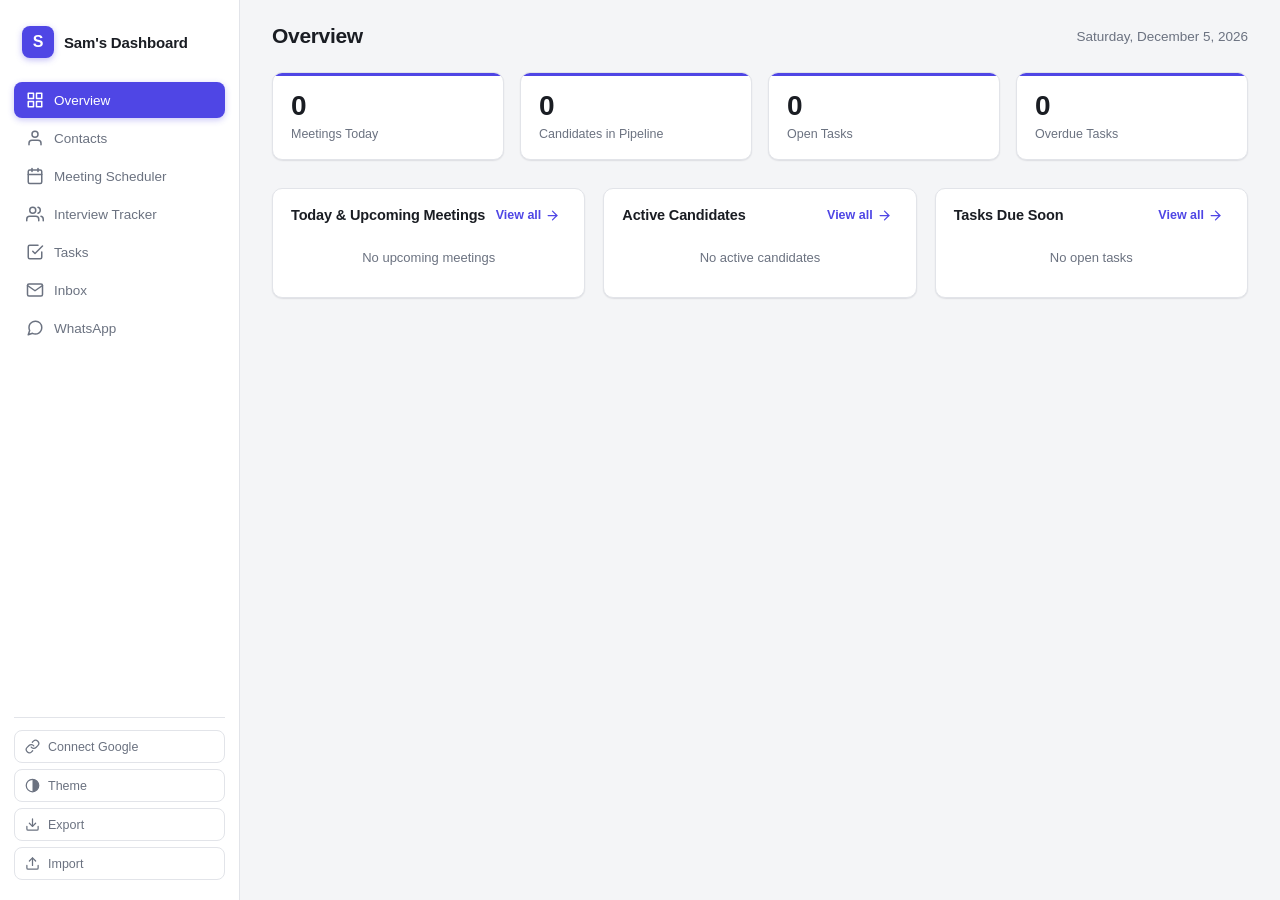
<file: index.html>
<!DOCTYPE html>
<html lang="en">
<head>
<meta charset="UTF-8" />
<meta name="viewport" content="width=device-width, initial-scale=1.0" />
<title>Sam's Dashboard</title>
<link rel="icon" href="assets/favicon.ico" sizes="any" />
<link rel="icon" type="image/png" sizes="16x16" href="assets/favicon-16.png" />
<link rel="icon" type="image/png" sizes="32x32" href="assets/favicon-32.png" />
<link rel="icon" type="image/png" sizes="48x48" href="assets/favicon-48.png" />
<link rel="apple-touch-icon" href="assets/apple-touch-icon.png" />
<link rel="stylesheet" href="css/styles.css" />
</head>
<body>
  <div class="app">
    <div class="sidebar-backdrop" id="sidebarBackdrop"></div>
    <aside class="sidebar" id="sidebar">
      <div class="brand">
        <span class="brand-mark">S</span>
        <span class="brand-name">Sam's Dashboard</span>
        <button class="sidebar-close" id="sidebarClose" aria-label="Close menu"><span data-icon="x"></span></button>
      </div>
      <nav class="nav">
        <button class="nav-item active" data-view="overview">
          <span class="nav-icon" data-icon="grid"></span> Overview
        </button>
        <button class="nav-item" data-view="contacts">
          <span class="nav-icon" data-icon="user"></span> Contacts
        </button>
        <button class="nav-item" data-view="scheduler">
          <span class="nav-icon" data-icon="calendar"></span> Meeting Scheduler
        </button>
        <button class="nav-item" data-view="interviews">
          <span class="nav-icon" data-icon="users"></span> Interview Tracker
        </button>
        <button class="nav-item" data-view="tasks">
          <span class="nav-icon" data-icon="checkSquare"></span> Tasks
        </button>
        <button class="nav-item" data-view="inbox">
          <span class="nav-icon" data-icon="mail"></span> Inbox
        </button>
        <button class="nav-item" data-view="whatsapp">
          <span class="nav-icon" data-icon="messageCircle"></span> WhatsApp
        </button>
      </nav>
      <div class="sidebar-footer">
        <button id="googleConnectBtn" class="ghost-btn" title="Connect Google Calendar"><span data-icon="link"></span> Connect Google</button>
        <button id="themeToggle" class="ghost-btn" title="Toggle theme"><span data-icon="contrast"></span> Theme</button>
        <button id="exportBtn" class="ghost-btn" title="Export all data"><span data-icon="download"></span> Export</button>
        <label class="ghost-btn" title="Import data">
          <span data-icon="upload"></span> Import
          <input type="file" id="importInput" accept="application/json" hidden />
        </label>
      </div>
    </aside>

    <main class="main">
      <header class="topbar">
        <button class="menu-toggle" id="menuToggle"><span data-icon="menu"></span></button>
        <h1 id="viewTitle">Overview</h1>
        <div class="topbar-date" id="topbarDate"></div>
      </header>

      <section class="view active" id="view-overview">
        <div class="stat-grid" id="statGrid"></div>
        <div class="panel-grid">
          <div class="panel">
            <div class="panel-header">
              <h2>Today &amp; Upcoming Meetings</h2>
              <button class="link-btn" data-goto="scheduler">View all <span data-icon="arrowRight"></span></button>
            </div>
            <div id="overviewMeetings" class="mini-list"></div>
          </div>
          <div class="panel">
            <div class="panel-header">
              <h2>Active Candidates</h2>
              <button class="link-btn" data-goto="interviews">View all <span data-icon="arrowRight"></span></button>
            </div>
            <div id="overviewCandidates" class="mini-list"></div>
          </div>
          <div class="panel">
            <div class="panel-header">
              <h2>Tasks Due Soon</h2>
              <button class="link-btn" data-goto="tasks">View all <span data-icon="arrowRight"></span></button>
            </div>
            <div id="overviewTasks" class="mini-list"></div>
          </div>
        </div>
      </section>

      <section class="view" id="view-contacts">
        <div class="toolbar">
          <div class="filter-group">
            <input type="search" id="contactSearch" placeholder="Search contacts..." />
          </div>
          <button class="primary-btn" id="addContactBtn"><span data-icon="plus"></span> New Contact</button>
        </div>
        <div id="contactsList" class="card-list"></div>
      </section>

      <section class="view" id="view-scheduler">
        <div class="toolbar">
          <div class="filter-group">
            <select id="meetingFilter">
              <option value="upcoming">Upcoming</option>
              <option value="today">Today</option>
              <option value="past">Past</option>
              <option value="all">All</option>
            </select>
            <input type="search" id="meetingSearch" placeholder="Search meetings..." />
          </div>
          <div class="filter-group">
            <button class="secondary-btn" id="syncFromGoogleBtn"><span data-icon="download"></span> Sync from Google</button>
            <button class="primary-btn" id="addMeetingBtn"><span data-icon="plus"></span> New Meeting</button>
          </div>
        </div>
        <div id="meetingList" class="card-list"></div>
      </section>

      <section class="view" id="view-interviews">
        <div class="toolbar">
          <div class="filter-group">
            <select id="candidateStageFilter">
              <option value="all">All Stages</option>
              <option value="Screening">Screening</option>
              <option value="Phone Interview">Phone Interview</option>
              <option value="Technical">Technical</option>
              <option value="Onsite">Onsite</option>
              <option value="Offer">Offer</option>
              <option value="Hired">Hired</option>
              <option value="Rejected">Rejected</option>
            </select>
            <input type="search" id="candidateSearch" placeholder="Search candidates..." />
          </div>
          <div class="filter-group">
            <button class="secondary-btn" id="importCandidatesBtn"><span data-icon="upload"></span> Import Candidates</button>
            <button class="primary-btn" id="addCandidateBtn"><span data-icon="plus"></span> New Candidate</button>
          </div>
        </div>
        <div class="pipeline" id="pipelineBoard"></div>
      </section>

      <section class="view" id="view-tasks">
        <div class="toolbar">
          <div class="filter-group">
            <select id="taskStatusFilter">
              <option value="all">All</option>
              <option value="todo">To Do</option>
              <option value="in-progress">In Progress</option>
              <option value="done">Done</option>
            </select>
            <select id="taskPriorityFilter">
              <option value="all">All Priorities</option>
              <option value="high">High</option>
              <option value="medium">Medium</option>
              <option value="low">Low</option>
            </select>
            <input type="search" id="taskSearch" placeholder="Search tasks..." />
          </div>
          <div class="filter-group">
            <button class="secondary-btn" id="syncFromEmailBtn"><span data-icon="download"></span> Sync from Email</button>
            <button class="primary-btn" id="addTaskBtn"><span data-icon="plus"></span> New Task</button>
          </div>
        </div>
        <div id="taskList" class="card-list"></div>
      </section>

      <section class="view" id="view-inbox">
        <div class="toolbar">
          <div class="filter-group">
            <span class="search-input-wrap">
              <span data-icon="search"></span>
              <input type="text" id="inboxSearchInput" placeholder="Search mail (e.g. from:sam invoice)" />
            </span>
          </div>
          <div style="display:flex;gap:8px;">
            <button class="secondary-btn" id="refreshInboxBtn"><span data-icon="download"></span> Refresh</button>
            <button class="primary-btn" id="composeEmailBtn"><span data-icon="edit"></span> Compose</button>
          </div>
        </div>
        <div id="inboxTabs" class="inbox-tabs"></div>
        <div id="inboxList" class="card-list"></div>
        <div id="inboxLoadMoreWrap" class="load-more-wrap" hidden>
          <button class="secondary-btn" id="inboxLoadMoreBtn">Load more</button>
        </div>
      </section>

      <section class="view" id="view-inbox-reader">
        <div id="emailReaderContent" class="email-reader"></div>
      </section>

      <section class="view" id="view-whatsapp">
        <div class="toolbar">
          <div class="filter-group">
            <span style="color:var(--text-muted);font-size:13px;">Recent messages sent to your WhatsApp Business number.</span>
          </div>
          <button class="secondary-btn" id="refreshWhatsAppBtn"><span data-icon="download"></span> Refresh</button>
        </div>
        <div id="whatsappList" class="card-list"></div>
      </section>
    </main>
  </div>

  <div class="modal-overlay" id="modalOverlay">
    <div class="modal" id="modal"></div>
  </div>

  <div class="toast" id="toast"></div>

  <script src="js/icons.js"></script>
  <script src="js/storage.js"></script>
  <script src="js/contacts.js"></script>
  <script src="js/google.js"></script>
  <script src="js/gmail.js"></script>
  <script src="js/scheduler.js"></script>
  <script src="js/interviews.js"></script>
  <script src="js/tasks.js"></script>
  <script src="js/inbox.js"></script>
  <script src="js/whatsapp-inbox.js"></script>
  <script src="js/app.js"></script>
</body>
</html>
</file>
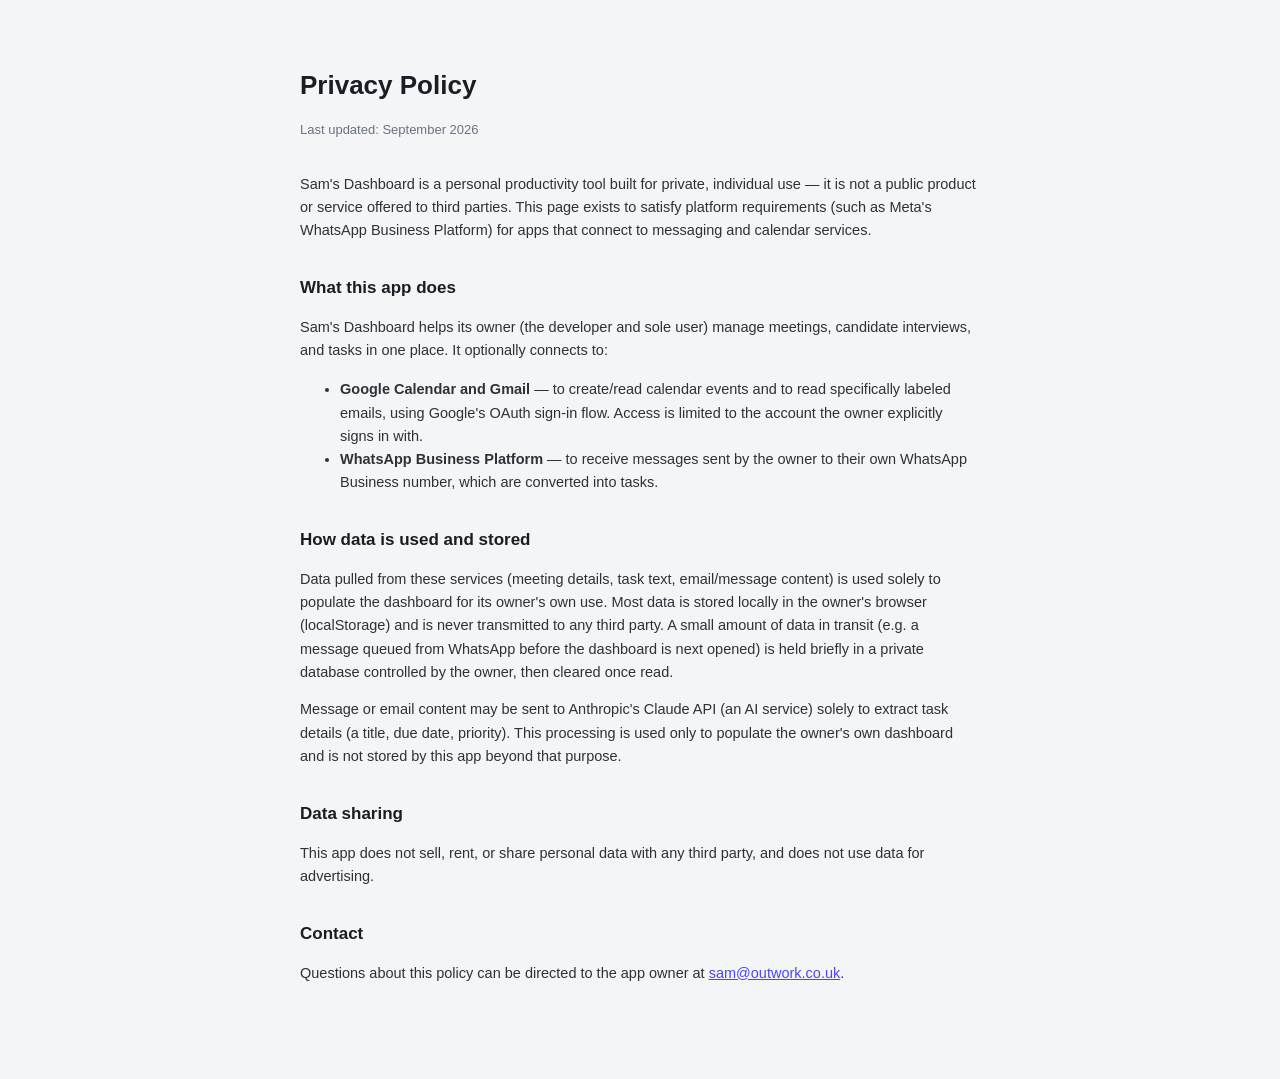
<file: privacy.html>
<!DOCTYPE html>
<html lang="en">
<head>
<meta charset="UTF-8" />
<meta name="viewport" content="width=device-width, initial-scale=1.0" />
<title>Privacy Policy — Sam's Dashboard</title>
<link rel="icon" href="assets/favicon.ico" sizes="any" />
<style>
  body {
    margin: 0;
    font-family: -apple-system, BlinkMacSystemFont, "Segoe UI", Roboto, Helvetica, Arial, sans-serif;
    background: #f4f5f7;
    color: #1a1d23;
    line-height: 1.6;
  }
  .wrap {
    max-width: 680px;
    margin: 0 auto;
    padding: 48px 24px 80px;
  }
  h1 { font-size: 26px; margin-bottom: 4px; }
  .updated { color: #6b7280; font-size: 13px; margin-bottom: 32px; }
  h2 { font-size: 17px; margin-top: 32px; }
  p, li { font-size: 14.5px; color: #2d3138; }
  a { color: #4f46e5; }
</style>
</head>
<body>
  <div class="wrap">
    <h1>Privacy Policy</h1>
    <p class="updated">Last updated: September 2026</p>

    <p>Sam's Dashboard is a personal productivity tool built for private, individual use — it is not a public product or service offered to third parties. This page exists to satisfy platform requirements (such as Meta's WhatsApp Business Platform) for apps that connect to messaging and calendar services.</p>

    <h2>What this app does</h2>
    <p>Sam's Dashboard helps its owner (the developer and sole user) manage meetings, candidate interviews, and tasks in one place. It optionally connects to:</p>
    <ul>
      <li><strong>Google Calendar and Gmail</strong> — to create/read calendar events and to read specifically labeled emails, using Google's OAuth sign-in flow. Access is limited to the account the owner explicitly signs in with.</li>
      <li><strong>WhatsApp Business Platform</strong> — to receive messages sent by the owner to their own WhatsApp Business number, which are converted into tasks.</li>
    </ul>

    <h2>How data is used and stored</h2>
    <p>Data pulled from these services (meeting details, task text, email/message content) is used solely to populate the dashboard for its owner's own use. Most data is stored locally in the owner's browser (localStorage) and is never transmitted to any third party. A small amount of data in transit (e.g. a message queued from WhatsApp before the dashboard is next opened) is held briefly in a private database controlled by the owner, then cleared once read.</p>
    <p>Message or email content may be sent to Anthropic's Claude API (an AI service) solely to extract task details (a title, due date, priority). This processing is used only to populate the owner's own dashboard and is not stored by this app beyond that purpose.</p>

    <h2>Data sharing</h2>
    <p>This app does not sell, rent, or share personal data with any third party, and does not use data for advertising.</p>

    <h2>Contact</h2>
    <p>Questions about this policy can be directed to the app owner at <a href="mailto:sam@outwork.co.uk">sam@outwork.co.uk</a>.</p>
  </div>
</body>
</html>
</file>
<file: css/styles.css>
:root {
  --bg: #f4f5f7;
  --bg-alt: #ffffff;
  --text: #1a1d23;
  --text-muted: #6b7280;
  --border: #e2e4e9;
  --accent: #4f46e5;
  --accent-hover: #4338ca;
  --accent-soft: #eef2ff;
  --danger: #dc2626;
  --success: #16a34a;
  --warning: #d97706;
  --shadow: 0 1px 2px rgba(16,24,40,0.06), 0 1px 1px rgba(16,24,40,0.04);
  --shadow-lift: 0 6px 16px rgba(16,24,40,0.10), 0 2px 4px rgba(16,24,40,0.06);
  --radius: 10px;
}

[data-theme="dark"] {
  --bg: #0f1115;
  --bg-alt: #171a21;
  --text: #e5e7eb;
  --text-muted: #9ca3af;
  --border: #2a2e37;
  --accent: #6366f1;
  --accent-hover: #818cf8;
  --accent-soft: #1e1f3a;
  --shadow: 0 1px 2px rgba(0,0,0,0.4), 0 1px 1px rgba(0,0,0,0.3);
  --shadow-lift: 0 10px 24px rgba(0,0,0,0.45), 0 2px 6px rgba(0,0,0,0.3);
}

* { box-sizing: border-box; }

body {
  margin: 0;
  font-family: -apple-system, BlinkMacSystemFont, "Segoe UI", Roboto, Helvetica, Arial, sans-serif;
  background: var(--bg);
  color: var(--text);
  transition: background 0.2s, color 0.2s;
  -webkit-font-smoothing: antialiased;
  text-rendering: optimizeLegibility;
}

.app {
  display: flex;
  min-height: 100vh;
}

.icon {
  display: block;
  flex-shrink: 0;
}

button {
  font-family: inherit;
}

button:focus-visible,
input:focus-visible,
select:focus-visible,
textarea:focus-visible,
a:focus-visible {
  outline: 2px solid var(--accent);
  outline-offset: 2px;
}

/* Sidebar */
.sidebar {
  width: 240px;
  flex-shrink: 0;
  background: var(--bg-alt);
  border-right: 1px solid var(--border);
  display: flex;
  flex-direction: column;
  padding: 20px 14px;
  position: sticky;
  top: 0;
  height: 100vh;
}

.brand {
  display: flex;
  align-items: center;
  gap: 10px;
  padding: 6px 8px 24px;
}

.sidebar-close {
  display: none;
  margin-left: auto;
  background: none;
  border: none;
  cursor: pointer;
  color: var(--text-muted);
  padding: 4px;
  align-items: center;
  justify-content: center;
}

.sidebar-backdrop {
  display: none;
}

.brand-mark {
  width: 32px;
  height: 32px;
  border-radius: 8px;
  background: var(--accent);
  color: #fff;
  display: flex;
  align-items: center;
  justify-content: center;
  font-weight: 700;
  box-shadow: 0 2px 6px rgba(79,70,229,0.35);
}

.brand-name {
  font-weight: 700;
  font-size: 15px;
  letter-spacing: -0.01em;
}

.nav {
  display: flex;
  flex-direction: column;
  gap: 2px;
  flex: 1;
}

.nav-item {
  display: flex;
  align-items: center;
  gap: 10px;
  padding: 9px 12px;
  background: none;
  border: none;
  border-radius: 8px;
  color: var(--text-muted);
  font-size: 13.5px;
  font-weight: 500;
  cursor: pointer;
  text-align: left;
  width: 100%;
  transition: background 0.12s ease, color 0.12s ease;
}

.nav-item:hover {
  background: var(--accent-soft);
  color: var(--text);
}

.nav-item.active {
  background: var(--accent);
  color: #fff;
  box-shadow: 0 2px 6px rgba(79,70,229,0.3);
}

.nav-icon {
  width: 18px;
  display: inline-flex;
  align-items: center;
  justify-content: center;
}

.sidebar-footer {
  display: flex;
  flex-direction: column;
  gap: 6px;
  border-top: 1px solid var(--border);
  padding-top: 12px;
}

.ghost-btn {
  display: flex;
  align-items: center;
  gap: 8px;
  background: none;
  border: 1px solid var(--border);
  border-radius: 8px;
  padding: 8px 10px;
  font-size: 12.5px;
  font-weight: 500;
  color: var(--text-muted);
  cursor: pointer;
  transition: color 0.12s ease, border-color 0.12s ease, background 0.12s ease;
}

.ghost-btn:hover { color: var(--text); border-color: var(--accent); background: var(--accent-soft); }
.ghost-btn:active { transform: scale(0.98); }

.ghost-btn.connected {
  color: var(--success);
  border-color: var(--success);
}

/* Main */
.main {
  flex: 1;
  min-width: 0;
  padding: 24px 32px 60px;
}

.topbar {
  display: flex;
  align-items: center;
  gap: 16px;
  margin-bottom: 24px;
}

.topbar h1 {
  font-size: 21px;
  font-weight: 700;
  letter-spacing: -0.015em;
  margin: 0;
  flex: 1;
  min-width: 0;
  white-space: nowrap;
  overflow: hidden;
  text-overflow: ellipsis;
}

.topbar-date {
  color: var(--text-muted);
  font-size: 13.5px;
  font-weight: 500;
}

.menu-toggle {
  display: none;
  align-items: center;
  justify-content: center;
  background: none;
  border: none;
  cursor: pointer;
  color: var(--text);
  padding: 4px;
}

.view { display: none; }
.view.active { display: block; }

/* Full-page email reader (Inbox tab) — styled after Gmail's own reading pane */
.email-reader {
  max-width: 100%;
}

.email-reader-back {
  display: inline-flex;
  align-items: center;
  gap: 6px;
  background: none;
  border: none;
  color: var(--text-muted);
  font-size: 13px;
  font-weight: 600;
  cursor: pointer;
  padding: 4px 0;
  margin-bottom: 16px;
}

.email-reader-back:hover { color: var(--text); }

/* Persistent icon toolbar above the subject — back/archive/delete/mark-unread
   on the left, pagination ("X of Y" + prev/next) on the right. */
.email-reader-toolbar-row {
  display: flex;
  align-items: center;
  gap: 6px;
  margin-bottom: 18px;
}

.toolbar-divider {
  width: 1px;
  align-self: stretch;
  background: var(--border);
  margin: 4px 4px;
}

.toolbar-spacer { flex: 1; }

.reader-pagination-count {
  color: var(--text-muted);
  font-size: 12.5px;
  margin-right: 4px;
  white-space: nowrap;
}

.icon-btn[disabled] {
  opacity: 0.35;
  cursor: default;
  pointer-events: none;
}

.email-reader-top {
  display: flex;
  align-items: flex-start;
  justify-content: space-between;
  gap: 16px;
  margin-bottom: 4px;
}

.email-reader-subject {
  font-size: 22px;
  font-weight: 700;
  word-break: break-word;
  display: flex;
  align-items: center;
  flex-wrap: wrap;
  gap: 10px;
}

.subject-tag {
  display: inline-flex;
  align-items: center;
  background: var(--bg-alt);
  border: 1px solid var(--border);
  color: var(--text-muted);
  font-size: 11.5px;
  font-weight: 700;
  text-transform: none;
  padding: 3px 10px;
  border-radius: 999px;
  vertical-align: middle;
}

.email-reader-toolbar {
  display: flex;
  gap: 6px;
  flex-shrink: 0;
  padding-top: 2px;
}

.email-reader-body {
  white-space: pre-wrap;
  word-break: break-word;
  font-size: 15px;
  line-height: 1.7;
  margin-bottom: 12px;
}

/* Reply/Forward pill bar at the bottom of the conversation */
.email-reader-actions {
  display: flex;
  flex-wrap: wrap;
  gap: 10px;
  padding-top: 24px;
  margin-top: 8px;
}

.pill-btn {
  display: inline-flex;
  align-items: center;
  gap: 8px;
  border-radius: 999px;
  border: 1px solid var(--border);
  background: var(--bg-alt);
  color: var(--text);
  font-size: 13.5px;
  font-weight: 600;
  padding: 10px 20px;
  cursor: pointer;
  transition: background 0.12s ease, border-color 0.12s ease;
}

.pill-btn:hover { background: var(--accent-soft); border-color: color-mix(in srgb, var(--accent) 40%, var(--border)); }

.pill-btn.primary {
  background: var(--accent);
  border-color: var(--accent);
  color: #fff;
}

.pill-btn.primary:hover { filter: brightness(1.05); }

/* Threaded conversation */
.thread-message-list {
  margin: 20px 0 8px;
}

.thread-message {
  border-top: 1px solid var(--border);
}

.thread-message:first-child { border-top: none; }

.thread-message-header {
  display: flex;
  align-items: center;
  gap: 12px;
  padding: 14px 4px;
  cursor: pointer;
}

.thread-message-header:hover { background: var(--bg-alt); }

.thread-avatar {
  width: 36px;
  height: 36px;
  border-radius: 50%;
  display: flex;
  align-items: center;
  justify-content: center;
  color: #fff;
  font-size: 14px;
  font-weight: 700;
  flex-shrink: 0;
  text-transform: uppercase;
}

.thread-message-header-main {
  display: flex;
  align-items: baseline;
  gap: 8px;
  min-width: 0;
  overflow: hidden;
  flex: 1;
}

.thread-message-from-name {
  font-weight: 700;
}

.thread-message-from-email {
  color: var(--text-muted);
  font-size: 12.5px;
  white-space: nowrap;
  overflow: hidden;
  text-overflow: ellipsis;
}

.thread-message-snippet {
  color: var(--text-muted);
  font-size: 13px;
  white-space: nowrap;
  overflow: hidden;
  text-overflow: ellipsis;
}

.thread-message-date {
  color: var(--text-muted);
  font-size: 12px;
  white-space: nowrap;
  flex-shrink: 0;
}

.thread-message-row-actions {
  display: flex;
  align-items: center;
  gap: 4px;
  flex-shrink: 0;
}

.msg-icon-btn {
  display: inline-flex;
  align-items: center;
  justify-content: center;
  width: 28px;
  height: 28px;
  border: none;
  background: none;
  border-radius: 50%;
  color: var(--text-muted);
  cursor: pointer;
}

.msg-icon-btn:hover { background: var(--border); color: var(--text); }

.star-btn.starred { color: #f2b90c; }
.star-btn.starred svg { fill: currentColor; }

.more-menu-wrap { position: relative; }

.more-menu {
  position: absolute;
  top: 32px;
  right: 0;
  z-index: 20;
  background: var(--bg);
  border: 1px solid var(--border);
  border-radius: 8px;
  box-shadow: var(--shadow-lift, 0 8px 24px rgba(0,0,0,0.15));
  min-width: 150px;
  padding: 6px;
  display: flex;
  flex-direction: column;
}

.more-menu button {
  background: none;
  border: none;
  text-align: left;
  padding: 8px 10px;
  border-radius: 6px;
  font-size: 13px;
  color: var(--text);
  cursor: pointer;
}

.more-menu button:hover { background: var(--bg-alt); }

.more-menu[hidden] { display: none; }

.thread-message-body {
  padding: 0 4px 20px 64px;
}

.thread-message-to {
  display: inline-flex;
  align-items: center;
  gap: 4px;
  color: var(--text-muted);
  font-size: 12.5px;
  margin: -6px 0 14px;
  cursor: pointer;
}

.thread-message-to:hover { color: var(--text); }
.thread-message-to strong { color: var(--text); font-weight: 600; }

.thread-message-details {
  font-size: 12.5px;
  color: var(--text-muted);
  background: var(--bg-alt);
  border-radius: 8px;
  padding: 10px 12px;
  margin: -6px 0 14px;
  line-height: 1.7;
}

.thread-message-details strong { color: var(--text); }

.email-html-frame {
  width: 100%;
  height: 200px;
  border: none;
  background: #fff;
  border-radius: 8px;
  margin-bottom: 12px;
}

.attachment-list {
  display: flex;
  flex-wrap: wrap;
  gap: 8px;
  margin-top: 8px;
}

.attachment-chip {
  display: inline-flex;
  align-items: center;
  gap: 6px;
  background: var(--bg-alt);
  border: 1px solid var(--border);
  border-radius: 8px;
  padding: 6px 10px;
  font-size: 12.5px;
  font-weight: 600;
  color: var(--text);
  cursor: pointer;
}

.attachment-chip:hover { border-color: color-mix(in srgb, var(--accent) 40%, var(--border)); }

.attachment-size {
  color: var(--text-muted);
  font-weight: 500;
}

/* Stat grid */
.stat-grid {
  display: grid;
  grid-template-columns: repeat(auto-fit, minmax(180px, 1fr));
  gap: 16px;
  margin-bottom: 28px;
}

.stat-card {
  position: relative;
  overflow: hidden;
  background: var(--bg-alt);
  border: 1px solid var(--border);
  border-radius: var(--radius);
  padding: 18px;
  box-shadow: var(--shadow);
}

.stat-card::before {
  content: '';
  position: absolute;
  top: 0; left: 0; right: 0;
  height: 3px;
  background: var(--accent);
}

.stat-card .stat-value {
  font-size: 28px;
  font-weight: 700;
  letter-spacing: -0.02em;
  line-height: 1.1;
}

.stat-card .stat-label {
  color: var(--text-muted);
  font-size: 12.5px;
  font-weight: 500;
  margin-top: 5px;
}

/* Panels */
.panel-grid {
  display: grid;
  grid-template-columns: repeat(auto-fit, minmax(280px, 1fr));
  gap: 18px;
}

.panel {
  background: var(--bg-alt);
  border: 1px solid var(--border);
  border-radius: var(--radius);
  padding: 18px;
  box-shadow: var(--shadow);
}

.panel-header {
  display: flex;
  align-items: center;
  justify-content: space-between;
  margin-bottom: 12px;
}

.panel-header h2 {
  font-size: 14.5px;
  font-weight: 700;
  letter-spacing: -0.01em;
  margin: 0;
}

.link-btn {
  display: inline-flex;
  align-items: center;
  gap: 4px;
  background: none;
  border: none;
  color: var(--accent);
  font-size: 12.5px;
  cursor: pointer;
  font-weight: 600;
}

.link-btn:hover { color: var(--accent-hover); }

.mini-list {
  display: flex;
  flex-direction: column;
  gap: 8px;
}

.mini-item {
  display: flex;
  flex-direction: column;
  padding: 10px 12px;
  border-radius: 8px;
  background: var(--bg);
  border: 1px solid transparent;
  font-size: 13px;
  transition: border-color 0.12s ease;
}

.mini-item:hover { border-color: var(--border); }

.mini-item strong { font-size: 13px; font-weight: 600; }
.mini-item span { color: var(--text-muted); font-size: 12px; margin-top: 2px; }

.empty-state {
  color: var(--text-muted);
  font-size: 13px;
  padding: 14px 0;
  text-align: center;
}

/* Toolbar */
.toolbar {
  display: flex;
  align-items: center;
  justify-content: space-between;
  gap: 12px;
  margin-bottom: 18px;
  flex-wrap: wrap;
}

.filter-group {
  display: flex;
  gap: 8px;
  flex-wrap: wrap;
}

.search-input-wrap {
  position: relative;
  display: inline-flex;
  align-items: center;
}

.search-input-wrap .icon {
  position: absolute;
  left: 10px;
  color: var(--text-muted);
  pointer-events: none;
}

.search-input-wrap input[type="text"] {
  padding-left: 32px;
  min-width: 240px;
}

.load-more-wrap {
  display: flex;
  justify-content: center;
  padding: 16px 0 4px;
}

.load-more-wrap[hidden] {
  display: none;
}

/* Inbox category tabs (Primary/Promotions/Social/... like Gmail) */
.inbox-tabs {
  display: flex;
  align-items: center;
  gap: 2px;
  overflow-x: auto;
  border-bottom: 1px solid var(--border);
  margin-bottom: 16px;
}

.inbox-tab {
  display: inline-flex;
  align-items: center;
  gap: 6px;
  background: none;
  border: none;
  border-bottom: 2px solid transparent;
  padding: 10px 14px;
  font-size: 13px;
  font-weight: 600;
  color: var(--text-muted);
  cursor: pointer;
  white-space: nowrap;
}

.inbox-tab:hover { color: var(--text); }

.inbox-tab.active {
  color: var(--accent);
  border-bottom-color: var(--accent);
}

.inbox-tab-count {
  background: var(--bg-alt);
  border-radius: 999px;
  padding: 1px 7px;
  font-size: 11px;
}

.inbox-tab.active .inbox-tab-count {
  background: var(--accent-soft);
  color: var(--accent);
}

.inbox-tab-remove {
  display: inline-flex;
  align-items: center;
  justify-content: center;
  opacity: 0;
  border-radius: 50%;
  color: var(--text-muted);
}

.inbox-tab:hover .inbox-tab-remove { opacity: 1; }
.inbox-tab-remove:hover { color: var(--danger); }

.inbox-tab-add {
  background: none;
  border: none;
  color: var(--text-muted);
  cursor: pointer;
  padding: 8px 10px;
  display: inline-flex;
  align-items: center;
  border-radius: 8px;
  flex-shrink: 0;
}

.inbox-tab-add:hover { color: var(--text); background: var(--bg-alt); }

select, input[type="search"], input[type="text"], input[type="date"],
input[type="time"], input[type="email"], input[type="tel"], input[type="url"],
input[type="number"], textarea {
  background: var(--bg-alt);
  border: 1px solid var(--border);
  border-radius: 8px;
  padding: 8px 10px;
  font-size: 13px;
  color: var(--text);
  font-family: inherit;
  transition: border-color 0.12s ease, box-shadow 0.12s ease;
}

select:focus, input:focus, textarea:focus {
  outline: none;
  border-color: var(--accent);
  box-shadow: 0 0 0 3px var(--accent-soft);
}

textarea { resize: vertical; }

.primary-btn, .secondary-btn, .danger-btn {
  display: inline-flex;
  align-items: center;
  gap: 6px;
  border-radius: 8px;
  font-size: 13px;
  font-weight: 600;
  cursor: pointer;
  transition: background 0.12s ease, border-color 0.12s ease, transform 0.08s ease;
  white-space: nowrap;
}

.primary-btn:active, .secondary-btn:active, .danger-btn:active { transform: scale(0.97); }

.primary-btn {
  background: var(--accent);
  color: #fff;
  border: none;
  padding: 9px 16px;
  box-shadow: 0 1px 2px rgba(79,70,229,0.25);
}

.primary-btn:hover { background: var(--accent-hover); }

.secondary-btn {
  background: var(--bg-alt);
  border: 1px solid var(--border);
  padding: 9px 16px;
  color: var(--text);
}

.secondary-btn:hover { border-color: var(--accent); color: var(--accent); }

.danger-btn {
  background: none;
  border: 1px solid var(--danger);
  color: var(--danger);
  padding: 8px 12px;
  font-size: 12px;
}

/* Card list */
.card-list {
  display: flex;
  flex-direction: column;
  gap: 10px;
}

.card {
  background: var(--bg-alt);
  border: 1px solid var(--border);
  border-radius: var(--radius);
  padding: 16px 18px;
  box-shadow: var(--shadow);
  display: flex;
  justify-content: space-between;
  gap: 12px;
  flex-wrap: wrap;
  transition: box-shadow 0.15s ease, transform 0.15s ease, border-color 0.15s ease;
}

.card:hover {
  box-shadow: var(--shadow-lift);
  transform: translateY(-1px);
  border-color: color-mix(in srgb, var(--accent) 30%, var(--border));
}

.card-main { flex: 1; min-width: 200px; }

.card-title {
  display: flex;
  align-items: center;
  flex-wrap: wrap;
  gap: 8px;
  font-weight: 600;
  font-size: 14.5px;
  letter-spacing: -0.005em;
  margin-bottom: 6px;
}

.card-meta {
  color: var(--text-muted);
  font-size: 12.5px;
  font-weight: 500;
  display: flex;
  gap: 14px;
  flex-wrap: wrap;
  margin-bottom: 6px;
}

.card-meta span, .pipeline-card span {
  display: inline-flex;
  align-items: center;
  gap: 5px;
}

.card-notes {
  font-size: 13px;
  color: var(--text-muted);
  line-height: 1.5;
}

.card-notes a {
  display: inline-flex;
  align-items: center;
  gap: 5px;
  color: var(--accent);
  font-weight: 600;
  text-decoration: none;
}

.card-notes a:hover { color: var(--accent-hover); text-decoration: underline; }

.card-actions {
  display: flex;
  align-items: flex-start;
  gap: 6px;
}

.icon-btn {
  display: inline-flex;
  align-items: center;
  justify-content: center;
  background: var(--bg-alt);
  border: 1px solid var(--border);
  border-radius: 7px;
  width: 30px;
  height: 30px;
  cursor: pointer;
  color: var(--text-muted);
  transition: color 0.12s ease, border-color 0.12s ease, background 0.12s ease;
}

.icon-btn:hover { color: var(--accent); border-color: var(--accent); background: var(--accent-soft); }

.icon-btn.connected {
  color: var(--success);
  border-color: var(--success);
}

.badge {
  display: inline-flex;
  align-items: center;
  padding: 3px 9px;
  border-radius: 999px;
  font-size: 10.5px;
  font-weight: 700;
  text-transform: uppercase;
  letter-spacing: 0.03em;
  white-space: nowrap;
}

.badge-high, .badge-Rejected { background: #fee2e2; color: #b91c1c; }
.badge-medium { background: #fef3c7; color: #b45309; }
.badge-low { background: #dcfce7; color: #15803d; }
.badge-todo { background: #e5e7eb; color: #374151; }
.badge-in-progress { background: #dbeafe; color: #1d4ed8; }
.badge-done { background: #dcfce7; color: #15803d; }
.badge-Screening { background: #e0e7ff; color: #4338ca; }
.badge-Phone-Interview { background: #cffafe; color: #0e7490; }
.badge-Technical { background: #fef3c7; color: #b45309; }
.badge-Onsite { background: #fde68a; color: #92400e; }
.badge-Offer { background: #d1fae5; color: #047857; }
.badge-Hired { background: #bbf7d0; color: #166534; }
.badge-google { background: #e8f0fe; color: #1a73e8; font-size: 10px; }

[data-theme="dark"] .badge-high, [data-theme="dark"] .badge-Rejected { background: #4c1d1d; color: #fca5a5; }
[data-theme="dark"] .badge-medium { background: #4a3510; color: #fcd34d; }
[data-theme="dark"] .badge-low { background: #103a1f; color: #86efac; }
[data-theme="dark"] .badge-todo { background: #2a2e37; color: #d1d5db; }
[data-theme="dark"] .badge-in-progress { background: #1e2a4a; color: #93c5fd; }
[data-theme="dark"] .badge-done { background: #103a1f; color: #86efac; }
[data-theme="dark"] .badge-Screening { background: #262a5c; color: #a5b4fc; }
[data-theme="dark"] .badge-Phone-Interview { background: #10393f; color: #67e8f9; }
[data-theme="dark"] .badge-Technical { background: #4a3510; color: #fcd34d; }
[data-theme="dark"] .badge-Onsite { background: #4a3a10; color: #fde68a; }
[data-theme="dark"] .badge-Offer { background: #0d3b2e; color: #6ee7b7; }
[data-theme="dark"] .badge-Hired { background: #0d3b2e; color: #86efac; }
[data-theme="dark"] .badge-google { background: #1e2a4a; color: #8ab4f8; }

.overdue { color: var(--danger); font-weight: 700; }

/* Pipeline board */
.pipeline {
  display: grid;
  grid-template-columns: repeat(7, minmax(200px, 1fr));
  gap: 14px;
  overflow-x: auto;
  padding-bottom: 8px;
}

.pipeline-col {
  background: var(--bg-alt);
  border: 1px solid var(--border);
  border-radius: var(--radius);
  padding: 12px;
  min-width: 200px;
}

.pipeline-col h3 {
  font-size: 12px;
  font-weight: 700;
  text-transform: uppercase;
  letter-spacing: 0.03em;
  margin: 0 0 10px;
  display: flex;
  justify-content: space-between;
  color: var(--text-muted);
}

.pipeline-card {
  background: var(--bg);
  border: 1px solid var(--border);
  border-radius: 8px;
  padding: 10px;
  margin-bottom: 8px;
  cursor: pointer;
  font-size: 13px;
  transition: border-color 0.12s ease, box-shadow 0.12s ease;
}

.pipeline-card:hover { border-color: var(--accent); box-shadow: var(--shadow); }

.pipeline-card strong { display: block; font-size: 13px; font-weight: 600; margin-bottom: 3px; }
.pipeline-card span { color: var(--text-muted); font-size: 11.5px; margin-top: 2px; }

/* Modal */
.modal-overlay {
  display: none;
  position: fixed;
  inset: 0;
  background: rgba(15,17,21,0.5);
  align-items: center;
  justify-content: center;
  z-index: 100;
  padding: 20px;
}

.modal-overlay.active { display: flex; }

.modal {
  background: var(--bg-alt);
  border: 1px solid var(--border);
  border-radius: var(--radius);
  padding: 24px;
  width: 100%;
  max-width: 480px;
  max-height: 90vh;
  overflow-y: auto;
  box-shadow: 0 20px 40px rgba(0,0,0,0.25);
}

.modal h2 {
  margin-top: 0;
  font-size: 17px;
  font-weight: 700;
  letter-spacing: -0.01em;
}

.form-row {
  display: flex;
  flex-direction: column;
  gap: 6px;
  margin-bottom: 14px;
}

.form-row label {
  font-size: 12px;
  font-weight: 600;
  color: var(--text-muted);
  letter-spacing: 0.01em;
}

.form-row-inline {
  display: flex;
  gap: 10px;
  flex-wrap: wrap;
}

.form-row-inline .form-row { flex: 1 1 140px; min-width: 140px; }

.modal-actions {
  display: flex;
  justify-content: flex-end;
  gap: 10px;
  margin-top: 18px;
}

/* Toast */
.toast {
  position: fixed;
  bottom: 24px;
  right: 24px;
  background: var(--text);
  color: var(--bg-alt);
  padding: 12px 18px;
  border-radius: 8px;
  font-size: 13px;
  font-weight: 500;
  box-shadow: 0 8px 20px rgba(0,0,0,0.2);
  opacity: 0;
  transform: translateY(10px);
  transition: opacity 0.2s, transform 0.2s;
  pointer-events: none;
  z-index: 200;
}

.toast.show {
  opacity: 1;
  transform: translateY(0);
}

/* Responsive */
@media (max-width: 900px) {
  .pipeline { grid-template-columns: repeat(7, 220px); }
}

@media (max-width: 720px) {
  .sidebar {
    position: fixed;
    left: 0; top: 0;
    z-index: 90;
    transform: translateX(-100%);
    transition: transform 0.2s;
    box-shadow: 0 0 30px rgba(0,0,0,0.2);
  }
  .sidebar.open { transform: translateX(0); }
  .sidebar-close { display: flex; }
  .sidebar-backdrop {
    display: block;
    position: fixed;
    inset: 0;
    background: rgba(15,17,21,0.45);
    z-index: 85;
    opacity: 0;
    pointer-events: none;
    transition: opacity 0.2s;
  }
  .sidebar-backdrop.open {
    opacity: 1;
    pointer-events: auto;
  }
  .menu-toggle { display: flex; }
  .main { padding: 16px; }
  .modal-overlay { padding: 10px; }
  .modal { padding: 18px; }
  .pipeline { grid-template-columns: repeat(7, 82vw); }

  .thread-avatar { width: 30px; height: 30px; font-size: 12px; }
  .thread-message-body { padding-left: 42px; }
  .thread-message-header-main { flex-wrap: wrap; }
  .email-reader-actions .pill-btn { padding: 10px 16px; white-space: nowrap; }
}
</file>
